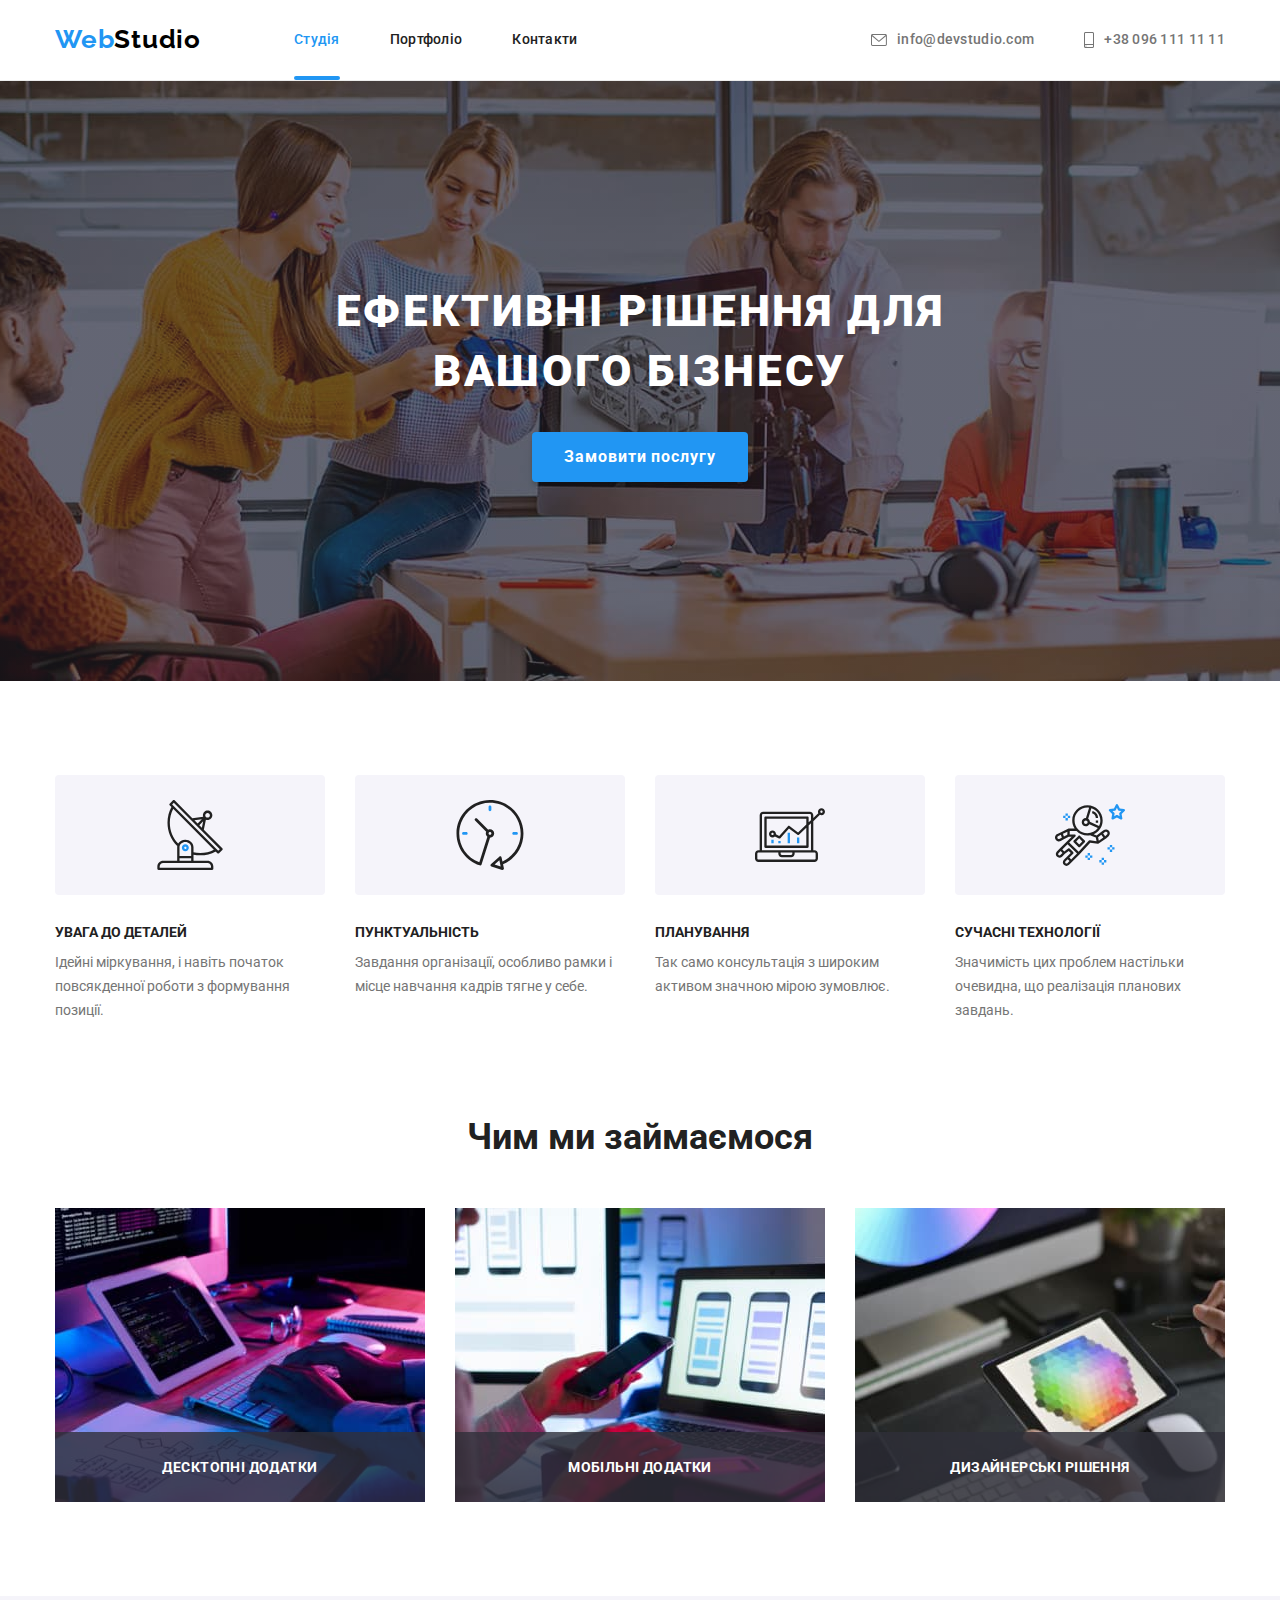
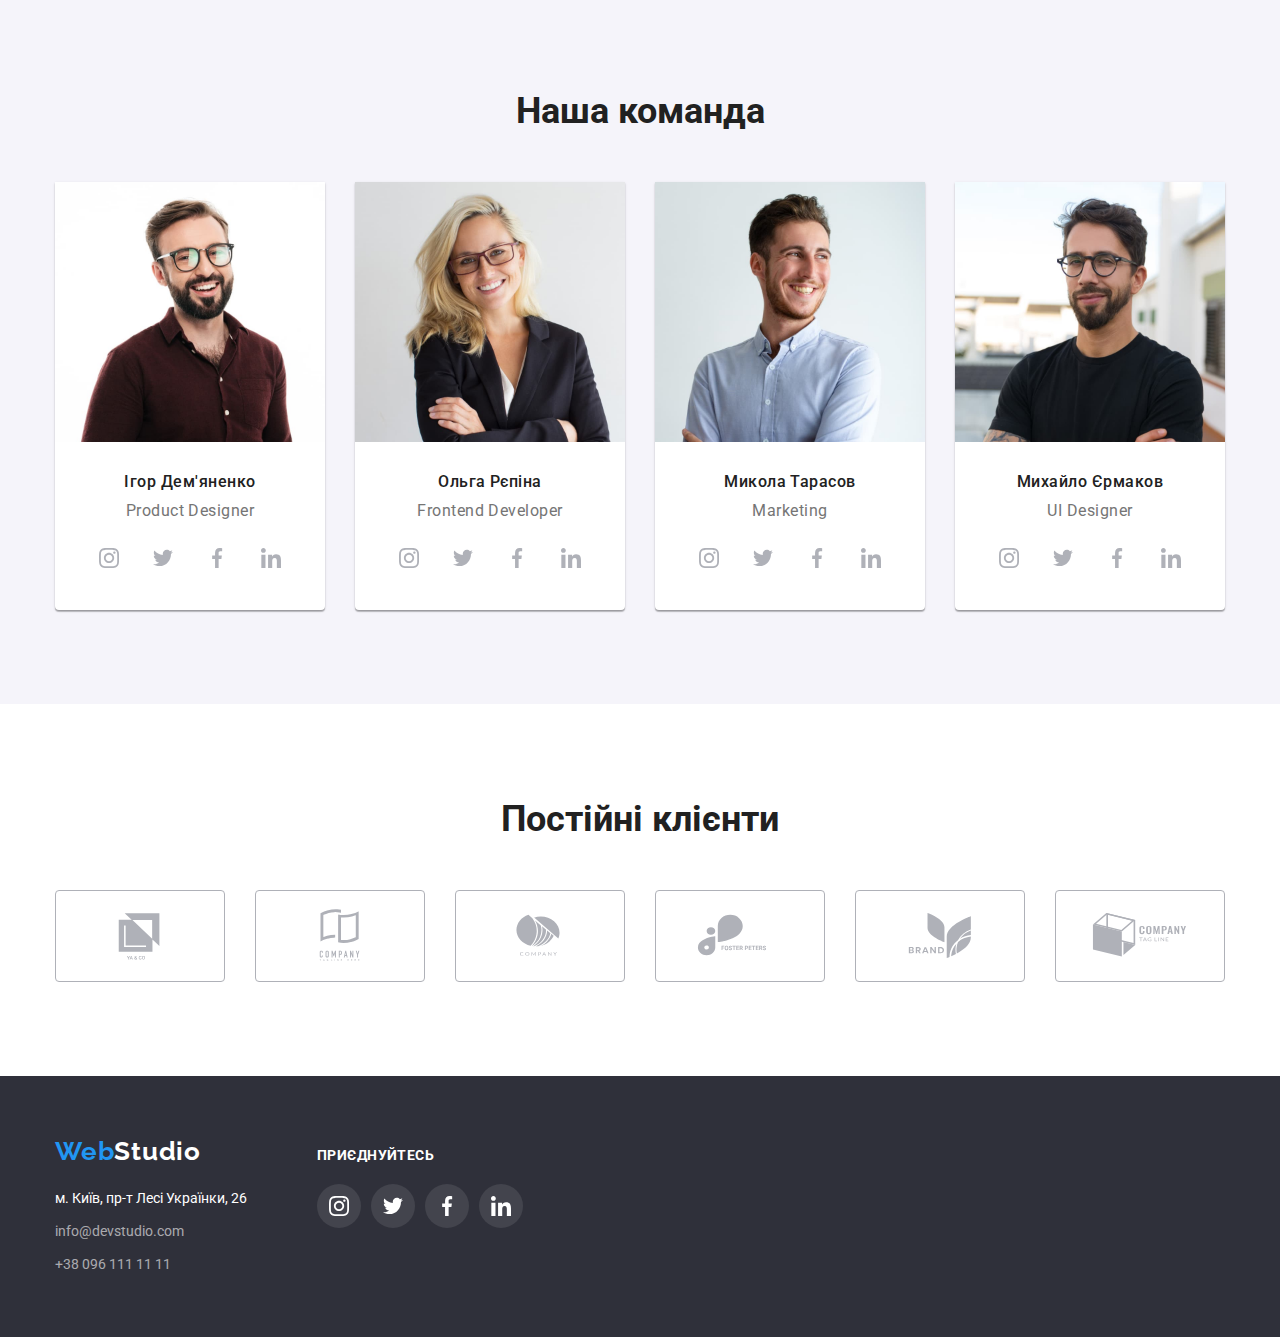
<file: index.html>
<!DOCTYPE html>
<html lang="uk">
  <head>
    <meta charset="UTF-8" />
    <meta http-equiv="X-UA-Compatible" content="IE=edge" />
    <meta name="viewport" content="width=device-width, initial-scale=1.0" />
    <title>WebStudio</title>
    <link rel="preconnect" href="https://fonts.googleapis.com" />
    <link rel="preconnect" href="https://fonts.gstatic.com" crossorigin />
    <link
      href="https://fonts.googleapis.com/css2?family=Raleway:wght@700&family=Roboto:wght@400;500;700;900&display=swap"
      rel="stylesheet"
    />
    <link
      rel="stylesheet"
      href="https://cdnjs.cloudflare.com/ajax/libs/modern-normalize/1.0.0/modern-normalize.min.css"
    />
    <link rel="stylesheet" href="./css/styles.css" />
  </head>
  <body>
    <!--Навігація-->
    <header class="page-header">
      <div class="container">
        <nav class="navigation">
          <a href="./index.html" class="logo"
            ><span class="logo-web">Web</span>Studio</a
          >

          <ul class="page-nav list">
            <li class="item">
              <a href="./index.html" class="nav-link current">Студія</a>
            </li>
            <li class="item">
              <a href="./portfolio.html" class="nav-link">Портфоліо</a>
            </li>
            <li class="item"><a href="" class="nav-link">Контакти</a></li>
          </ul>
        </nav>

        <ul class="auth-nav list">
          <li class="item">
            <a href="mailto:info@devstudio.com" class="auth-link">
              <svg class="icon" width="16" height="12">
                <use xlink:href="./images/icons.svg#icon-envelope"></use>
              </svg>
              info@devstudio.com</a
            >
          </li>
          <li class="item">
            <a href="tel:+380961111111" class="auth-link">
              <svg class="icon" width="10" height="16">
                <use href="./images/icons.svg#icon-smartphone"></use>
              </svg>
              +38 096 111 11 11</a
            >
          </li>
        </ul>
      </div>
    </header>

    <main class="main">
      <!--Hero-->
      <section class="hero">
        <div class="bg">
          <div class="container">
            <h1 class="hero-title">Ефективні рішення для вашого бізнесу</h1>
            <button type="button" class="hero-button" data-modal-open>
              Замовити послугу
            </button>
          </div>
        </div>
      </section>

      <!--Переваги-->
      <section class="advantages section">
        <div class="container">
          <h2 class="title visually-hidden">Наші Переваги</h2>
          <ul class="advantages-list list">
            <li class="item">
              <div class="advantages-icon">
                <svg class="icon">
                  <use href="./images/icons.svg#icon-antenna"></use>
                </svg>
              </div>
              <h3 class="advantages-name">УВАГА ДО ДЕТАЛЕЙ</h3>
              <p class="advantages-descr">
                Ідейні міркування, і навіть початок повсякденної роботи з
                формування позиції.
              </p>
            </li>
            <li class="item">
              <div class="advantages-icon">
                <svg class="icon">
                  <use href="./images/icons.svg#icon-clock"></use>
                </svg>
              </div>
              <h3 class="advantages-name">ПУНКТУАЛЬНІСТЬ</h3>
              <p class="advantages-descr">
                Завдання організації, особливо рамки і місце навчання кадрів
                тягне у себе.
              </p>
            </li>
            <li class="item">
              <div class="advantages-icon">
                <svg class="icon">
                  <use href="./images/icons.svg#icon-diagram"></use>
                </svg>
              </div>
              <h3 class="advantages-name">ПЛАНУВАННЯ</h3>
              <p class="advantages-descr">
                Так само консультація з широким активом значною мірою зумовлює.
              </p>
            </li>
            <li class="item">
              <div class="advantages-icon">
                <svg class="icon">
                  <use href="./images/icons.svg#icon-astronaut"></use>
                </svg>
              </div>
              <h3 class="advantages-name">СУЧАСНІ ТЕХНОЛОГІЇ</h3>
              <p class="advantages-descr">
                Значимість цих проблем настільки очевидна, що реалізація
                планових завдань.
              </p>
            </li>
          </ul>
        </div>
      </section>

      <!--Чим ми займаємося-->
      <section class="our-work section">
        <div class="container">
          <h2 class="title">Чим ми займаємося</h2>
          <ul class="our-works list">
            <li class="item">
              <img
                src="./images/computer.jpg"
                alt="Фото комп'ютера"
                width="370"
                class="work-image"
              />
              <div class="work-caption-container">
                <h3 class="work-caption-title">Десктопні додатки</h3>
              </div>
            </li>
            <li class="item">
              <img
                src="./images/smartphone.jpg"
                alt="Фото смартфона"
                width="370"
                class="work-image"
              />
              <div class="work-caption-container">
                <h3 class="work-caption-title">Мобільні додатки</h3>
              </div>
            </li>
            <li class="item">
              <img
                src="./images/tablet.jpg"
                alt="Фото планшета"
                width="370"
                class="work-image"
              />
              <div class="work-caption-container">
                <h3 class="work-caption-title">Дизайнерські рішення</h3>
              </div>
            </li>
          </ul>
        </div>
      </section>

      <!--Наша команда-->
      <section class="team section">
        <div class="container">
          <h2 class="title">Наша команда</h2>
          <ul class="team-list list">
            <li class="item">
              <img
                src="./images/Demianenko.jpg"
                alt="Фото Ігора Дем'яненко"
                width="270"
                class="team-img"
              />
              <div class="member-info">
                <h3 class="team-member">Ігор Дем'яненко</h3>
                <p lang="en" class="team-member-position">Product Designer</p>
                <ul class="team-member-links list">
                  <li class="team-member-link">
                    <a
                      class="member-social-link"
                      href="https://www.instagram.com/"
                      target="_blank"
                      rel="noopener noreferrer nofollow"
                    >
                      <svg class="icon">
                        <use href="./images/icons.svg#icon-instagram"></use>
                      </svg>
                    </a>
                  </li>
                  <li class="team-member-link">
                    <a
                      class="member-social-link"
                      href="https://www.twitter.com/"
                      target="_blank"
                      rel="noopener noreferrer nofollow"
                    >
                      <svg class="icon">
                        <use href="./images/icons.svg#icon-twitter"></use>
                      </svg>
                    </a>
                  </li>
                  <li class="team-member-link">
                    <a
                      class="member-social-link"
                      href="https://www.facebook.com/"
                      target="_blank"
                      rel="noopener noreferrer nofollow"
                    >
                      <svg class="icon">
                        <use href="./images/icons.svg#icon-facebook"></use>
                      </svg>
                    </a>
                  </li>
                  <li class="team-member-link">
                    <a
                      class="member-social-link"
                      href="https://www.linkedin.com/"
                      target="_blank"
                      rel="noopener noreferrer nofollow"
                    >
                      <svg class="icon">
                        <use href="./images/icons.svg#icon-linkedin"></use>
                      </svg>
                    </a>
                  </li>
                </ul>
              </div>
            </li>
            <li class="item">
              <img
                src="./images/Repina.jpg"
                alt="Фото Ольги Рєпіної"
                width="270"
                class="team-img"
              />
              <div class="member-info">
                <h3 class="team-member">Ольга Рєпіна</h3>
                <p lang="en" class="team-member-position">Frontend Developer</p>
                <ul class="team-member-links list">
                  <li class="team-member-link">
                    <a
                      class="member-social-link"
                      href="https://www.instagram.com/"
                      target="_blank"
                      rel="noopener noreferrer nofollow"
                    >
                      <svg class="icon">
                        <use href="./images/icons.svg#icon-instagram"></use>
                      </svg>
                    </a>
                  </li>
                  <li class="team-member-link">
                    <a
                      class="member-social-link"
                      href="https://www.twitter.com/"
                      target="_blank"
                      rel="noopener noreferrer nofollow"
                    >
                      <svg class="icon">
                        <use href="./images/icons.svg#icon-twitter"></use>
                      </svg>
                    </a>
                  </li>
                  <li class="team-member-link">
                    <a
                      class="member-social-link"
                      href="https://www.facebook.com/"
                      target="_blank"
                      rel="noopener noreferrer nofollow"
                    >
                      <svg class="icon">
                        <use href="./images/icons.svg#icon-facebook"></use>
                      </svg>
                    </a>
                  </li>
                  <li class="team-member-link">
                    <a
                      class="member-social-link"
                      href="https://www.linkedin.com/"
                      target="_blank"
                      rel="noopener noreferrer nofollow"
                    >
                      <svg class="icon">
                        <use href="./images/icons.svg#icon-linkedin"></use>
                      </svg>
                    </a>
                  </li>
                </ul>
              </div>
            </li>
            <li class="item">
              <img
                src="./images/Tarasov.jpg"
                alt="Фото Миколи Тарасова"
                width="270"
                class="team-img"
              />
              <div class="member-info">
                <h3 class="team-member">Микола Тарасов</h3>
                <p lang="en" class="team-member-position">Marketing</p>
                <ul class="team-member-links list">
                  <li class="team-member-link">
                    <a
                      class="member-social-link"
                      href="https://www.instagram.com/"
                      target="_blank"
                      rel="noopener noreferrer nofollow"
                    >
                      <svg class="icon">
                        <use href="./images/icons.svg#icon-instagram"></use>
                      </svg>
                    </a>
                  </li>
                  <li class="team-member-link">
                    <a
                      class="member-social-link"
                      href="https://www.twitter.com/"
                      target="_blank"
                      rel="noopener noreferrer nofollow"
                    >
                      <svg class="icon">
                        <use href="./images/icons.svg#icon-twitter"></use>
                      </svg>
                    </a>
                  </li>
                  <li class="team-member-link">
                    <a
                      class="member-social-link"
                      href="https://www.facebook.com/"
                      target="_blank"
                      rel="noopener noreferrer nofollow"
                    >
                      <svg class="icon">
                        <use href="./images/icons.svg#icon-facebook"></use>
                      </svg>
                    </a>
                  </li>
                  <li class="team-member-link">
                    <a
                      class="member-social-link"
                      href="https://www.linkedin.com/"
                      target="_blank"
                      rel="noopener noreferrer nofollow"
                    >
                      <svg class="icon">
                        <use href="./images/icons.svg#icon-linkedin"></use>
                      </svg>
                    </a>
                  </li>
                </ul>
              </div>
            </li>
            <li class="item">
              <img
                src="./images/Iermakov.jpg"
                alt="Фото Михайла Єрмакова"
                width="270"
                class="team-img"
              />
              <div class="member-info">
                <h3 class="team-member">Михайло Єрмаков</h3>
                <p lang="en" class="team-member-position">UI Designer</p>
                <ul class="team-member-links list">
                  <li class="team-member-link">
                    <a
                      class="member-social-link"
                      href="https://www.instagram.com/"
                      target="_blank"
                      rel="noopener noreferrer nofollow"
                    >
                      <svg class="icon">
                        <use href="./images/icons.svg#icon-instagram"></use>
                      </svg>
                    </a>
                  </li>
                  <li class="team-member-link">
                    <a
                      class="member-social-link"
                      href="https://www.twitter.com/"
                      target="_blank"
                      rel="noopener noreferrer nofollow"
                    >
                      <svg class="icon">
                        <use href="./images/icons.svg#icon-twitter"></use>
                      </svg>
                    </a>
                  </li>
                  <li class="team-member-link">
                    <a
                      class="member-social-link"
                      href="https://www.facebook.com/"
                      target="_blank"
                      rel="noopener noreferrer nofollow"
                    >
                      <svg class="icon">
                        <use href="./images/icons.svg#icon-facebook"></use>
                      </svg>
                    </a>
                  </li>
                  <li class="team-member-link">
                    <a
                      class="member-social-link"
                      href="https://www.linkedin.com/"
                      target="_blank"
                      rel="noopener noreferrer nofollow"
                    >
                      <svg class="icon">
                        <use href="./images/icons.svg#icon-linkedin"></use>
                      </svg>
                    </a>
                  </li>
                </ul>
              </div>
            </li>
          </ul>
        </div>
      </section>

      <section class="clients section">
        <div class="container">
          <h2 class="title">Постійні клієнти</h2>
          <ul class="clients-list list">
            <li class="client-item">
              <a
                href="#"
                target="_blank"
                rel="noopener noreferrer"
                class="client-link"
              >
                <svg class="icon">
                  <use href="./images/icons.svg#icon-client1"></use>
                </svg>
              </a>
            </li>
            <li class="client-item">
              <a
                href="#"
                target="_blank"
                rel="noopener noreferrer"
                class="client-link"
              >
                <svg class="icon">
                  <use href="./images/icons.svg#icon-client2"></use>
                </svg>
              </a>
            </li>
            <li class="client-item">
              <a
                href="#"
                target="_blank"
                rel="noopener noreferrer"
                class="client-link"
              >
                <svg class="icon">
                  <use href="./images/icons.svg#icon-client3"></use>
                </svg>
              </a>
            </li>
            <li class="client-item">
              <a
                href="#"
                target="_blank"
                rel="noopener noreferrer"
                class="client-link"
              >
                <svg class="icon">
                  <use href="./images/icons.svg#icon-client4"></use>
                </svg>
              </a>
            </li>
            <li class="client-item">
              <a
                href="#"
                target="_blank"
                rel="noopener noreferrer"
                class="client-link"
              >
                <svg class="icon">
                  <use href="./images/icons.svg#icon-client5"></use>
                </svg>
              </a>
            </li>
            <li class="client-item">
              <a
                href="#"
                target="_blank"
                rel="noopener noreferrer"
                class="client-link"
              >
                <svg class="icon">
                  <use href="./images/icons.svg#icon-client6"></use>
                </svg>
              </a>
            </li>
          </ul>
        </div>
      </section>
    </main>

    <!--Футер-->
    <footer class="page-footer">
      <div class="container">
        <div class="footer-contacts">
          <a href="./index.html" class="logo"
            ><span class="logo-web">Web</span>Studio</a
          >

          <address class="contacts">
            <ul class="list">
              <li class="item">
                <a
                  href="https://goo.gl/maps/JjbHSfaWwbeHCiiM6"
                  target="_blank"
                  rel="noopener noreferrer"
                  class="contacts-link"
                  >м. Київ, пр-т Лесі Українки, 26</a
                >
              </li>
              <li class="item">
                <a
                  href="mailto:info@devstudio.com"
                  class="contacts-link gray-link"
                  >info@devstudio.com</a
                >
              </li>
              <li class="item">
                <a href="tel:+380961111111" class="contacts-link gray-link"
                  >+38 096 111 11 11</a
                >
              </li>
            </ul>
          </address>
        </div>
        <div class="our-social-links">
          <p class="join-us">приєднуйтесь</p>
          <ul class="our-socials-list list">
            <li class="our-social-item">
              <a
                href="https://www.instagram.com/"
                target="_blank"
                rel="noopener noreferrer nofollow"
                class="our-social-link"
              >
                <svg class="icon">
                  <use href="./images/icons.svg#icon-instagram"></use>
                </svg>
              </a>
            </li>
            <li class="our-social-item">
              <a
                href="https://www.twitter.com/"
                target="_blank"
                rel="noopener noreferrer nofollow"
                class="our-social-link"
              >
                <svg class="icon">
                  <use href="./images/icons.svg#icon-twitter"></use>
                </svg>
              </a>
            </li>
            <li class="our-social-item">
              <a
                href="https://www.facebook.com/"
                target="_blank"
                rel="noopener noreferrer nofollow"
                class="our-social-link"
              >
                <svg class="icon">
                  <use href="./images/icons.svg#icon-facebook"></use>
                </svg>
              </a>
            </li>
            <li class="our-social-item">
              <a
                href="https://www.linkedin.com/"
                target="_blank"
                rel="noopener noreferrer nofollow"
                class="our-social-link"
              >
                <svg class="icon">
                  <use href="./images/icons.svg#icon-linkedin"></use>
                </svg>
              </a>
            </li>
          </ul>
        </div>
      </div>
    </footer>

    <div class="backdrop is-hidden" data-modal>
      <div class="modal">
        <div class="close-btn" data-modal-close>
          <img src="./images/close.svg" alt="Закрити" />
        </div>
        <div class="agirl"><img src="./images/point.png" alt=""></div>
      </div>
    </div>

    <script src="./js/modal.js"></script>
  </body>
</html>
</file>
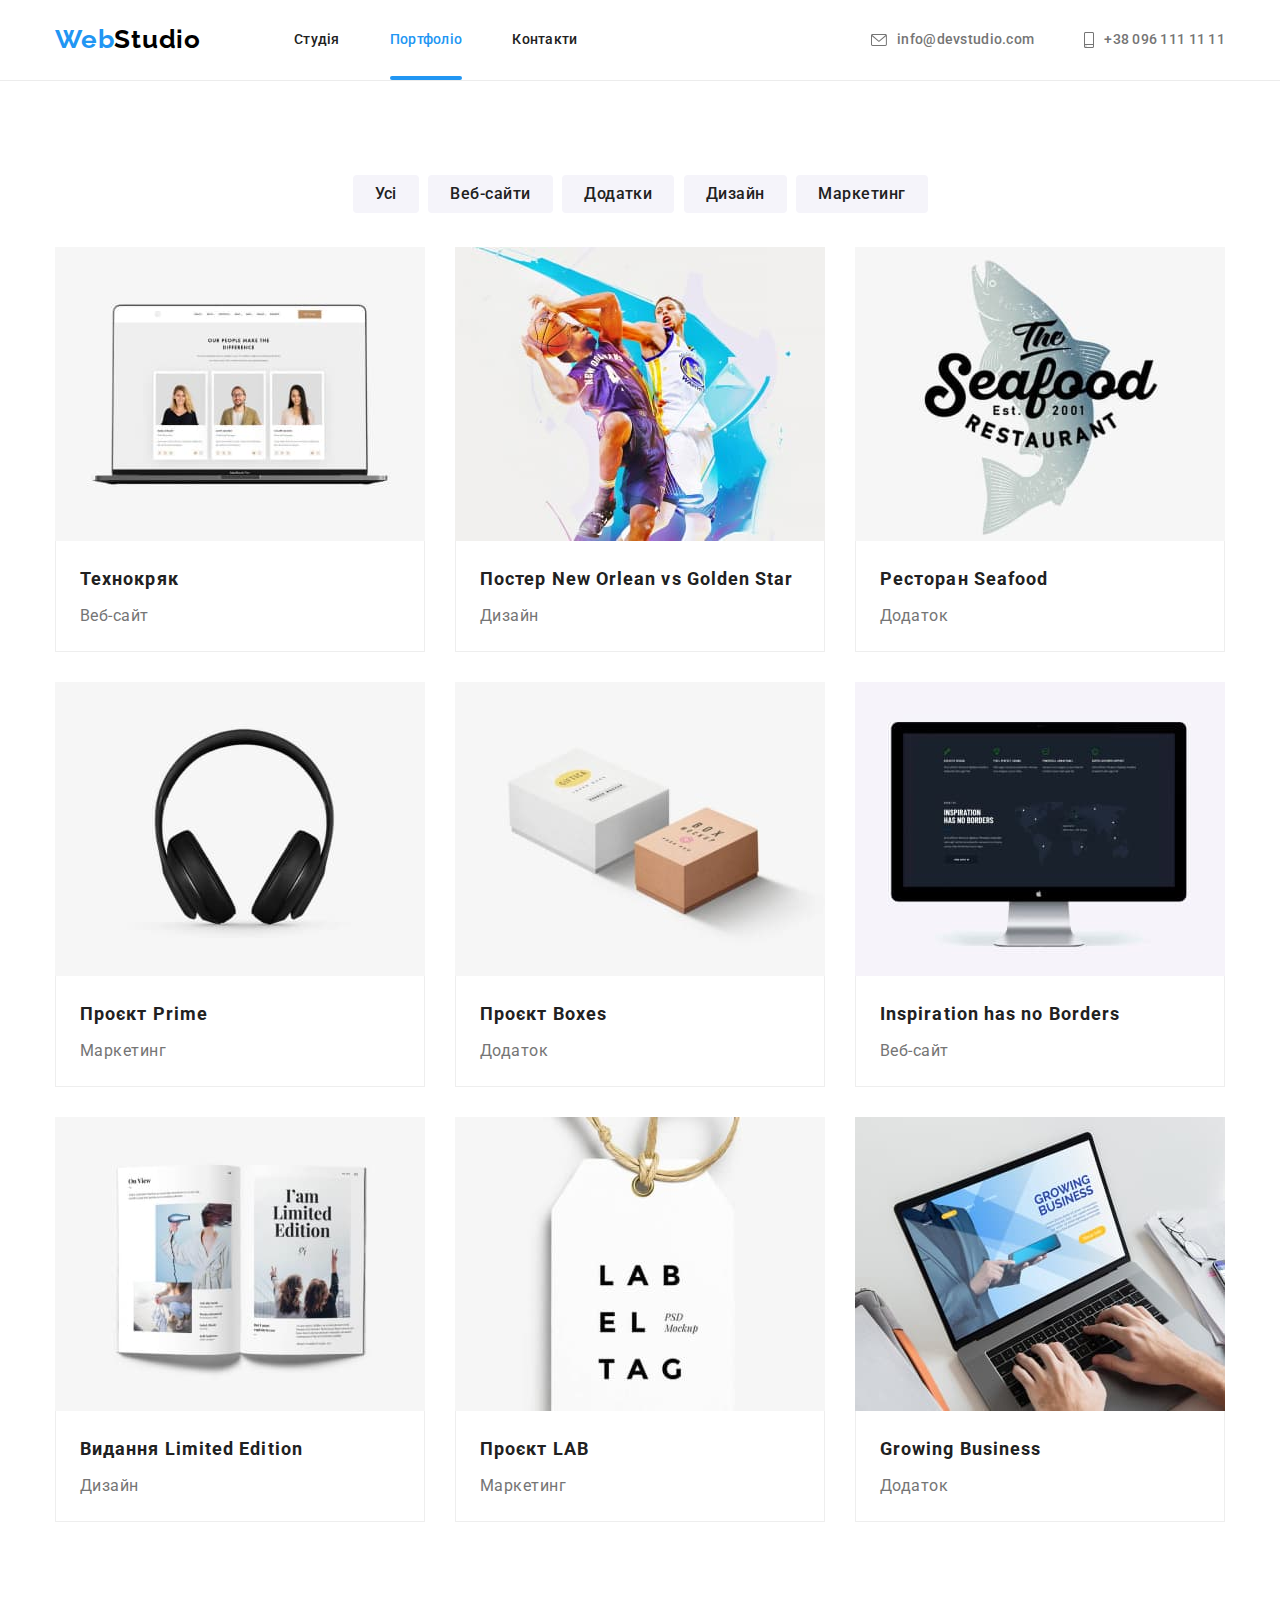
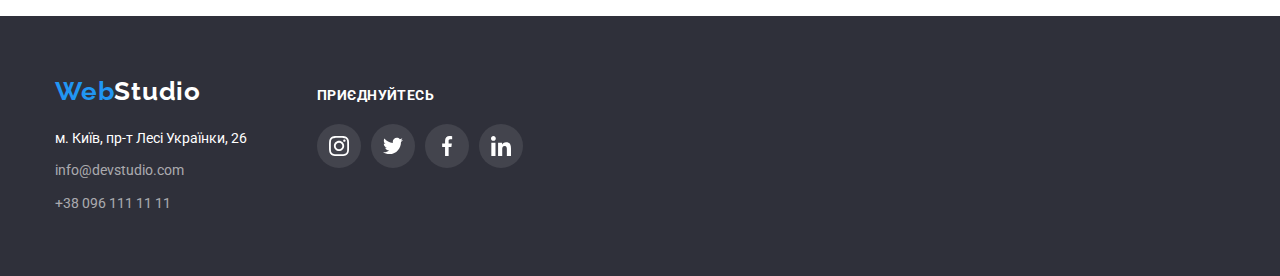
<file: portfolio.html>
<!DOCTYPE html>
<html lang="uk">
  <head>
    <meta charset="UTF-8" />
    <meta http-equiv="X-UA-Compatible" content="IE=edge" />
    <meta name="viewport" content="width=device-width, initial-scale=1.0" />
    <title>WebStudio: Portfolio</title>
    <link rel="preconnect" href="https://fonts.googleapis.com" />
    <link rel="preconnect" href="https://fonts.gstatic.com" crossorigin />
    <link
      href="https://fonts.googleapis.com/css2?family=Raleway:wght@700&family=Roboto:wght@400;500;700;900&display=swap"
      rel="stylesheet"
    />
    <link
      rel="stylesheet"
      href="https://cdnjs.cloudflare.com/ajax/libs/modern-normalize/1.0.0/modern-normalize.min.css"
    />
    <link rel="stylesheet" href="./css/styles.css" />
  </head>
  <body>
    <!--Навігація-->
    <header class="page-header">
      <div class="container">
        <nav class="navigation">
          <a href="./index.html" class="logo"
            ><span class="logo-web">Web</span>Studio</a
          >

          <ul class="page-nav list">
            <li class="item">
              <a href="./index.html" class="nav-link">Студія</a>
            </li>
            <li class="item">
              <a href="./portfolio.html" class="nav-link current">Портфоліо</a>
            </li>
            <li class="item"><a href="" class="nav-link">Контакти</a></li>
          </ul>
        </nav>

        <ul class="auth-nav list">
          <li class="item">
            <a href="mailto:info@devstudio.com" class="auth-link">
              <svg class="icon" width="16" height="12">
                <use xlink:href="./images/icons.svg#icon-envelope"></use>
              </svg>
              info@devstudio.com</a
            >
          </li>
          <li class="item">
            <a href="tel:+380961111111" class="auth-link">
              <svg class="icon" width="10" height="16">
                <use href="./images/icons.svg#icon-smartphone"></use>
              </svg>
              +38 096 111 11 11</a
            >
          </li>
        </ul>
      </div>
    </header>

    <main>
      <section class="gallery section">
        <div class="container">
          <h1 class="title visually-hidden">Hаша Галерея</h1>
          <ul class="filters list">
            <li>
              <button type="button" class="btn">Усі</button>
            </li>
            <li>
              <button type="button" class="btn">Веб-сайти</button>
            </li>
            <li>
              <button type="button" class="btn">Додатки</button>
            </li>
            <li>
              <button type="button" class="btn">Дизайн</button>
            </li>
            <li>
              <button type="button" class="btn">Маркетинг</button>
            </li>
          </ul>

          <ul class="projects list">
            <li class="project-item">
              <a
                href="#"
                target="_blank"
                rel="noopener noreferrer"
                class="project-link"
              >
                <div class="project-thumb">
                  <img
                    src="./images/tekhnokriak.jpg"
                    alt="Зображення веб-сайту"
                    width="370"
                  />
                  <div class="project-item-overlay">
                    <p class="project-item-content">
                      Ресурс пропонує комплексні пропозиції з різним рівнем
                      функціоналу та сервісів. Все це дозволить відвідувачу
                      отримати вичерпні відомості про компанію чи приватну
                      особу.
                    </p>
                  </div>
                </div>

                <div class="project-descr">
                  <h2 class="project-name">Технокряк</h2>
                  <p class="project-type">Веб-сайт</p>
                </div>
              </a>
            </li>
            <li class="project-item">
              <a
                href="#"
                target="_blank"
                rel="noopener noreferrer"
                class="project-link"
              >
                <div class="project-thumb">
                  <img
                    src="./images/poster.jpg"
                    alt="Зображення веб-сайту"
                    width="370"
                  />
                  <div class="project-item-overlay">
                    <p class="project-item-content">
                      Ресурс пропонує комплексні пропозиції з різним рівнем
                      функціоналу та сервісів. Все це дозволить відвідувачу
                      отримати вичерпні відомості про компанію чи приватну
                      особу.
                    </p>
                  </div>
                </div>

                <div class="project-descr">
                  <h2 class="project-name">
                    Постер <span lang="en">New Orlean vs Golden Star</span>
                  </h2>
                  <p class="project-type">Дизайн</p>
                </div>
              </a>
            </li>
            <li class="project-item">
              <a
                href="#"
                target="_blank"
                rel="noopener noreferrer"
                class="project-link"
              >
                <div class="project-thumb">
                  <img
                    src="./images/seafoodresto.jpg"
                    alt="Зображення веб-сайту"
                    width="370"
                  />
                  <div class="project-item-overlay">
                    <p class="project-item-content">
                      Ресурс пропонує комплексні пропозиції з різним рівнем
                      функціоналу та сервісів. Все це дозволить відвідувачу
                      отримати вичерпні відомості про компанію чи приватну
                      особу.
                    </p>
                  </div>
                </div>

                <div class="project-descr">
                  <h2 class="project-name">
                    Ресторан <span lang="en">Seafood</span>
                  </h2>
                  <p class="project-type">Додаток</p>
                </div>
              </a>
            </li>
            <li class="project-item">
              <a
                href="#"
                target="_blank"
                rel="noopener noreferrer"
                class="project-link"
              >
                <div class="project-thumb">
                  <img
                    src="./images/primeproject.jpg"
                    alt="Зображення веб-сайту"
                    width="370"
                  />
                  <div class="project-item-overlay">
                    <p class="project-item-content">
                      Ресурс пропонує комплексні пропозиції з різним рівнем
                      функціоналу та сервісів. Все це дозволить відвідувачу
                      отримати вичерпні відомості про компанію чи приватну
                      особу.
                    </p>
                  </div>
                </div>

                <div class="project-descr">
                  <h2 class="project-name">
                    Проєкт <span lang="en">Prime</span>
                  </h2>
                  <p class="project-type">Маркетинг</p>
                </div>
              </a>
            </li>
            <li class="project-item">
              <a
                href="#"
                target="_blank"
                rel="noopener noreferrer"
                class="project-link"
              >
                <div class="project-thumb">
                  <img
                    src="./images/boxesproject.jpg"
                    alt="Зображення веб-сайту"
                    width="370"
                  />
                  <div class="project-item-overlay">
                    <p class="project-item-content">
                      Ресурс пропонує комплексні пропозиції з різним рівнем
                      функціоналу та сервісів. Все це дозволить відвідувачу
                      отримати вичерпні відомості про компанію чи приватну
                      особу.
                    </p>
                  </div>
                </div>

                <div class="project-descr">
                  <h2 class="project-name">
                    Проєкт <span lang="en">Boxes</span>
                  </h2>
                  <p class="project-type">Додаток</p>
                </div>
              </a>
            </li>
            <li class="project-item">
              <a
                href="#"
                target="_blank"
                rel="noopener noreferrer"
                class="project-link"
              >
                <div class="project-thumb">
                  <img
                    src="./images/noborders.jpg"
                    alt="Зображення веб-сайту"
                    width="370"
                  />
                  <div class="project-item-overlay">
                    <p class="project-item-content">
                      Ресурс пропонує комплексні пропозиції з різним рівнем
                      функціоналу та сервісів. Все це дозволить відвідувачу
                      отримати вичерпні відомості про компанію чи приватну
                      особу.
                    </p>
                  </div>
                </div>

                <div class="project-descr">
                  <h2 class="project-name">
                    <span lang="en">Inspiration has no Borders</span>
                  </h2>
                  <p class="project-type">Веб-сайт</p>
                </div>
              </a>
            </li>
            <li class="project-item">
              <a
                href="#"
                target="_blank"
                rel="noopener noreferrer"
                class="project-link"
              >
                <div class="project-thumb">
                  <img
                    src="./images/limitededition.jpg"
                    alt="Зображення веб-сайту"
                    width="370"
                  />
                  <div class="project-item-overlay">
                    <p class="project-item-content">
                      Ресурс пропонує комплексні пропозиції з різним рівнем
                      функціоналу та сервісів. Все це дозволить відвідувачу
                      отримати вичерпні відомості про компанію чи приватну
                      особу.
                    </p>
                  </div>
                </div>
                <div class="project-descr">
                  <h2 class="project-name">
                    Видання <span lang="en">Limited Edition</span>
                  </h2>
                  <p class="project-type">Дизайн</p>
                </div>
              </a>
            </li>
            <li class="project-item">
              <a
                href="#"
                target="_blank"
                rel="noopener noreferrer"
                class="project-link"
              >
                <div class="project-thumb">
                  <img
                    src="./images/labproject.jpg"
                    alt="Зображення веб-сайту"
                    width="370"
                  />
                  <div class="project-item-overlay">
                    <p class="project-item-content">
                      Ресурс пропонує комплексні пропозиції з різним рівнем
                      функціоналу та сервісів. Все це дозволить відвідувачу
                      отримати вичерпні відомості про компанію чи приватну
                      особу.
                    </p>
                  </div>
                </div>
                <div class="project-descr">
                  <h2 class="project-name">
                    Проєкт <span lang="en">LAB</span>
                  </h2>
                  <p class="project-type">Маркетинг</p>
                </div>
              </a>
            </li>
            <li class="project-item">
              <a
                href="#"
                target="_blank"
                rel="noopener noreferrer"
                class="project-link"
              >
                <div class="project-thumb">
                  <img
                    src="./images/growingbusiness.jpg"
                    alt="Зображення веб-сайту"
                    width="370"
                  />
                  <div class="project-item-overlay">
                    <p class="project-item-content">
                      Ресурс пропонує комплексні пропозиції з різним рівнем
                      функціоналу та сервісів. Все це дозволить відвідувачу
                      отримати вичерпні відомості про компанію чи приватну
                      особу.
                    </p>
                  </div>
                </div>
                <div class="project-descr">
                  <h2 class="project-name">
                    <span lang="en">Growing Business</span>
                  </h2>
                  <p class="project-type">Додаток</p>
                </div>
              </a>
            </li>
          </ul>
        </div>
      </section>
    </main>

    <!--Футер-->
    <footer class="page-footer">
      <div class="container">
        <div class="footer-contacts">
          <a href="./index.html" class="logo"
            ><span class="logo-web">Web</span>Studio</a
          >

          <address class="contacts">
            <ul class="list">
              <li class="item">
                <a
                  href="https://goo.gl/maps/JjbHSfaWwbeHCiiM6"
                  target="_blank"
                  rel="noopener noreferrer"
                  class="contacts-link"
                  >м. Київ, пр-т Лесі Українки, 26</a
                >
              </li>
              <li class="item">
                <a
                  href="mailto:info@devstudio.com"
                  class="contacts-link gray-link"
                  >info@devstudio.com</a
                >
              </li>
              <li class="item">
                <a href="tel:+380961111111" class="contacts-link gray-link"
                  >+38 096 111 11 11</a
                >
              </li>
            </ul>
          </address>
        </div>
        <div class="our-social-links">
          <p class="join-us">приєднуйтесь</p>
          <ul class="our-socials-list list">
            <li class="our-social-item">
              <a
                href="https://www.instagram.com/"
                target="_blank"
                rel="noopener noreferrer nofollow"
                class="our-social-link"
              >
                <svg class="icon">
                  <use href="./images/icons.svg#icon-instagram"></use>
                </svg>
              </a>
            </li>
            <li class="our-social-item">
              <a
                href="https://www.twitter.com/"
                target="_blank"
                rel="noopener noreferrer nofollow"
                class="our-social-link"
              >
                <svg class="icon">
                  <use href="./images/icons.svg#icon-twitter"></use>
                </svg>
              </a>
            </li>
            <li class="our-social-item">
              <a
                href="https://www.facebook.com/"
                target="_blank"
                rel="noopener noreferrer nofollow"
                class="our-social-link"
              >
                <svg class="icon">
                  <use href="./images/icons.svg#icon-facebook"></use>
                </svg>
              </a>
            </li>
            <li class="our-social-item">
              <a
                href="https://www.linkedin.com/"
                target="_blank"
                rel="noopener noreferrer nofollow"
                class="our-social-link"
              >
                <svg class="icon">
                  <use href="./images/icons.svg#icon-linkedin"></use>
                </svg>
              </a>
            </li>
          </ul>
        </div>
      </div>
    </footer>
  </body>
</html>
</file>
<file: css/styles.css>
:root {
  --main-text-color: #757575;
  --highlight-color: #2196f3;
  --logo-color: #000000;
  --title-text-color: #212121;
  --secondary-text-color: #ffffff;
  --hero-bgd-color: #c4c4c4;
  --footer-bgd-color: #2f303a;
  --section-bgd-color: #f5f4fa;
  --border-color: #eeeeee;
  --header-bottom-border: #ececec;
  --footer-contacts-color: rgba(255, 255, 255, 0.6);
  --hero-overlay-color: rgba(47, 48, 58, 0.4);
  --social-icons-color: #afb1b8;
  --social-footer-bg: #43444d;
  --trans-timing-function: cubic-bezier(0.4, 0, 0.2, 1);
  --caption-background-color: rgba(47, 48, 58, 0.8);
  --backdrop-bg-color: rgba(0, 0, 0, 0.2);
}

body {
  font-family: "Roboto", sans-serif;
  color: var(--main-text-color);
}

.list {
  list-style: none;
}

.visually-hidden {
  position: absolute;
  white-space: nowrap;
  width: 1px;
  height: 1px;
  overflow: hidden;
  border: 0;
  padding: 0;
  clip: rect(0 0 0 0);
  clip-path: inset(50%);
  margin: -1px;
}

.logo {
  font-family: "Raleway", sans-serif;
  text-decoration: none;
  color: var(--logo-color);
  font-size: 26px;
  line-height: 1.19;
  font-weight: 700;
  letter-spacing: 0.03em;
}

.logo-web {
  color: var(--highlight-color);
}

.nav-link {
  position: relative;
  padding: 32px 0;
  display: inline-block;
  text-decoration: none;
  font-size: 14px;
  line-height: 1.14;
  font-weight: 500;
  letter-spacing: 0.02em;
  color: var(--title-text-color);
  transition: color 250ms var(--trans-timing-function);
}

.nav-link.current {
  color: var(--highlight-color);
}

.nav-link:hover,
.nav-link:focus {
  color: var(--highlight-color);
}

.nav-link.current::after {
  content: "";
  display: block;
  width: 100%;
  height: 4px;
  position: absolute;
  left: 0;
  bottom: 0;
  background-color: var(--highlight-color);
  border-radius: 2px;
}

.auth-link {
  display: flex;
  padding: 32px 0;
  align-items: center;
  gap: 10px;
  color: var(--main-text-color);
  text-decoration: none;
  font-size: 14px;
  line-height: 1.14;
  font-weight: 500;
  letter-spacing: 0.02em;
  transition: color 250ms var(--trans-timing-function);
}

.auth-link:hover,
.auth-link:focus {
  color: var(--highlight-color);
}

.auth-link .icon {
  fill: currentColor;
}

.hero-title {
  color: var(--secondary-text-color);
  font-weight: 900;
  font-size: 44px;
  line-height: 1.37;
  letter-spacing: 0.06em;
  text-transform: uppercase;
  width: 696px;
}

.hero-button {
  color: var(--secondary-text-color);
  background-color: var(--highlight-color);
  font-size: 16px;
  line-height: 1.875;
  font-weight: 700;
  letter-spacing: 0.06em;
  cursor: pointer;
  border: none;
  box-shadow: 0px 4px 4px rgba(0, 0, 0, 0.15);
  border-radius: 4px;
  width: 216px;
  height: 50px;
}

.title {
  color: var(--title-text-color);
  font-size: 36px;
  line-height: 1.167;
}

.advantages-name {
  color: var(--title-text-color);
  font-size: 14px;
  line-height: 1.14;
  margin-bottom: 10px;
}

.advantages-descr {
  font-size: 14px;
  line-height: 1.7;
}

.team {
  background: var(--section-bgd-color);
}

.team-member {
  color: var(--title-text-color);
  font-size: 16px;
  line-height: 1.19;
  font-weight: 500;
  text-align: center;
  letter-spacing: 0.03em;
  margin-bottom: 10px;
}

.team-member-position {
  font-size: 16px;
  line-height: 1.19;
  text-align: center;
  letter-spacing: 0.03em;
  margin-bottom: 16px;
}

.team-list .item {
  width: 270px;
  padding: 0;
  background: var(--secondary-text-color);
  box-shadow: 0px 1px 3px rgba(0, 0, 0, 0.12), 0px 1px 1px rgba(0, 0, 0, 0.14),
    0px 2px 1px rgba(0, 0, 0, 0.2);
  border-radius: 0px 0px 4px 4px;
}

.contacts-link {
  color: var(--secondary-text-color);
  text-decoration: none;
  font-size: 14px;
  line-height: 1.7;
  font-style: normal;
  transition: color 250ms var(--trans-timing-function);
}

.contacts-link.gray-link {
  color: var(--footer-contacts-color);
}

.contacts-link:hover,
.contacts-link:focus {
  color: var(--highlight-color);
}

.join-us {
  color: var(--secondary-text-color);
  font-size: 14px;
  line-height: 1.15;
  text-transform: uppercase;
}

.btn {
  color: var(--title-text-color);
  background-color: var(--section-bgd-color);
  font-weight: 500;
  font-size: 16px;
  line-height: 1.6;
  text-align: center;
  letter-spacing: 0.03em;
  cursor: pointer;
  border-radius: 4px;
  border: none;
  padding: 6px 22px;
  transition: background-color 250ms var(--trans-timing-function),
    box-shadow 250ms var(--trans-timing-function),
    color 250ms var(--trans-timing-function);
}

.btn:hover,
.btn:focus {
  background-color: var(--highlight-color);
  box-shadow: 0px 3px 1px rgba(0, 0, 0, 0.1), 0px 1px 2px rgba(0, 0, 0, 0.08),
    0px 2px 2px rgba(0, 0, 0, 0.12);
  color: var(--secondary-text-color);
}

.project-name {
  color: var(--title-text-color);
  font-size: 18px;
  line-height: 2;
  letter-spacing: 0.06em;
}

.project-type {
  font-size: 16px;
  line-height: 1.875;
  letter-spacing: 0.03em;
  color: var(--main-text-color);
}
.project-item {
  box-sizing: border-box;
  width: 370px;
  background: var(--secondary-text-color);
}

h1,
h2,
h3,
ul,
p {
  margin: 0;
  padding: 0;
}

.page-header {
  border-bottom: 1px solid var(--header-bottom-border);
}

.container {
  width: 1200px;
  padding-left: 15px;
  padding-right: 15px;
  margin: 0 auto;
}

.page-header .container {
  display: flex;
  justify-content: space-between;
}

.navigation {
  display: flex;
  align-items: center;
}

.page-nav {
  display: flex;
}

.logo {
  margin-right: 93px;
  padding-top: 24px;
  padding-bottom: 25px;
}

.page-nav .item:not(:last-child) {
  margin-right: 50px;
}

.auth-nav {
  display: flex;
}

.auth-nav .item:not(:first-child) {
  margin-left: 50px;
}

.section {
  padding: 94px 0;
}

.hero {
  background-color: var(--footer-bgd-color);
}

.hero .bg {
  padding: 200px 0;
  margin: 0 auto;
  height: 600px;
  max-width: 1600px;
  background-color: var(--hero-bgd-color);
  background-image: linear-gradient(
      rgba(47, 48, 58, 0.4),
      rgba(47, 48, 58, 0.4)
    ),
    url("../images/overlay.jpg");
  background-position: center;
  background-size: cover;
}

.hero-title {
  margin: 0 auto 30px;
}

.hero .container {
  text-align: center;
  margin: 0 auto;
}

.advantages-list {
  display: flex;
}

.advantages-list .item {
  width: 270px;
  margin-right: 30px;
}

.advantages-list .item:nth-child(4) {
  margin-right: 0;
}

.advantages-icon {
  height: 120px;
  display: flex;
  justify-content: center;
  align-items: center;
  background-color: var(--section-bgd-color);
  border-radius: 4px;
  margin-bottom: 30px;
}

.advantages-icon .icon {
  width: 70px;
  height: 70px;
}

.our-work {
  text-align: center;
}

.our-work.section {
  padding: 0 0 94px;
}

.our-work .list {
  display: flex;
}

.our-work .title {
  margin-bottom: 50px;
}

.work-image {
  display: block;
}

.our-works .item {
  position: relative;
}

.work-caption-container {
  position: absolute;
  display: flex;
  justify-content: center;
  width: 100%;
  padding: 27px 0;
  left: 0;
  bottom: 0;
  background-color: var(--caption-background-color);
}

.work-caption-title {
  color: var(--secondary-text-color);
  font-family: "Roboto";
  font-style: normal;
  font-weight: 700;
  font-size: 14px;
  line-height: 1.143;
  letter-spacing: 0.03em;
  text-transform: uppercase;
}

.our-works .item:not(:nth-child(3)) {
  margin-right: 30px;
}

.team {
  text-align: center;
}

.team .title {
  margin-bottom: 50px;
}

.team-img {
  display: block;
}

.team-list {
  display: flex;
}

.team-list .item:not(:last-child) {
  margin-right: 30px;
}

.member-info {
  padding: 30px 32px;
}

.team-member-links {
  display: flex;
  justify-content: space-between;
}

.team-member-link {
  width: 44px;
  height: 44px;
  display: flex;
  justify-content: center;
  align-items: center;
}

.member-social-link {
  display: flex;
  justify-content: center;
  align-items: center;
  width: 44px;
  height: 44px;
  border-radius: 50%;
  color: var(--social-icons-color);
  transition: background-color 250ms var(--trans-timing-function),
    color 250ms var(--trans-timing-function);
}

.member-social-link:hover,
.member-social-link:focus {
  background-color: var(--highlight-color);
  color: var(--secondary-text-color);
}

.team-member-link .icon {
  width: 20px;
  height: 20px;
  fill: currentColor;
}

.clients {
  text-align: center;
}

.clients .title {
  margin-bottom: 50px;
}

.clients-list {
  display: flex;
  justify-content: space-between;
}

.client-item {
  width: 170px;
  height: 92px;
  display: flex;
  justify-content: center;
  align-items: center;
}

.client-link {
  width: 170px;
  height: 92px;
  display: flex;
  justify-content: center;
  align-items: center;
  color: var(--social-icons-color);
  border: 1px solid var(--social-icons-color);
  border-radius: 4px;
  transition: color 250ms var(--trans-timing-function),
    border-color 250ms var(--trans-timing-function);
}

.client-link:hover,
.client-link:focus {
  color: var(--highlight-color);
  border-color: var(--highlight-color);
}

.clients .icon {
  width: 106px;
  height: 60px;
  fill: currentColor;
}

.page-footer {
  background-color: var(--footer-bgd-color);
}

.page-footer .container {
  padding-top: 60px;
  padding-bottom: 60px;
  display: flex;
  align-items: baseline;
}

.footer-contacts {
  margin-right: 70px;
}

.page-footer .logo {
  color: var(--secondary-text-color);
  display: inline-block;
  margin: 0 0 20px;
  padding: 0;
}

.contacts .item:not(:last-child) {
  margin-bottom: 9px;
}

.our-social-links {
  width: 206px;
  height: 80px;
}

.join-us {
  font-family: "Roboto";
  font-style: normal;
  font-weight: 700;
  font-size: 14px;
  line-height: 1.14;
  letter-spacing: 0.03em;
  text-transform: uppercase;
  margin-bottom: 20px;
}

.our-socials-list {
  display: flex;
  justify-content: space-between;
}

.our-social-item {
  width: 44px;
  height: 44px;
}

.our-social-link {
  display: flex;
  justify-content: center;
  align-items: center;
  width: 44px;
  height: 44px;
  background-color: var(--social-footer-bg);
  color: var(--secondary-text-color);
  border-radius: 50%;

  transition: background-color 250ms var(--trans-timing-function);
}

.our-social-link:hover,
.our-social-link:focus {
  background-color: var(--highlight-color);
}

.our-social-link .icon {
  width: 20px;
  height: 20px;
  fill: currentColor;
}

.filters {
  display: flex;
  justify-content: space-between;
  width: 575px;
  margin: 0 auto 34px;
}

.projects {
  display: flex;
  flex-wrap: wrap;
  gap: 30px;
}

.projects img {
  display: block;
}

.project-item {
  flex-basis: calc((100% - 60px) / 3);
}

.project-descr {
  padding: 20px 24px;
  border: 1px solid var(--border-color);
  border-top: none;
}

.project-name {
  margin-bottom: 4px;
}

.project-link {
  display: block;
  text-decoration: none;

  transition: box-shadow 250ms var(--trans-timing-function);
}

.project-link:hover,
.project-link:focus {
  box-shadow: 0px 1px 1px rgba(0, 0, 0, 0.12), 0px 4px 4px rgba(0, 0, 0, 0.06),
    1px 4px 6px rgba(0, 0, 0, 0.16);
}

.project-thumb {
  position: relative;
  overflow: hidden;
}

.project-item-overlay {
  position: absolute;
  width: 100%;
  height: 100%;
  left: 0;
  top: 0;
  padding: 63px 24px;
  background-color: rgba(33, 150, 243, 0.9);
  transform: translateY(100%);
  transition: transform 250ms var(--trans-timing-function);
}

.project-link:hover .project-item-overlay {
  transform: translateY(0);
}

.project-item-content {
  font-family: "Roboto";
  font-style: normal;
  font-weight: 400;
  font-size: 18px;
  line-height: 1.56;
  letter-spacing: 0.03em;
  color: var(--secondary-text-color);
}

.backdrop {
  position: fixed;
  top: 0;
  left: 0;
  width: 100%;
  height: 100%;
  opacity: 1;
  background-color: var(--backdrop-bg-color);
  transition: opacity 250ms var(--trans-timing-function);
}

.backdrop.is-hidden {
  opacity: 0;
  pointer-events: none;
}

.modal {
  position: absolute;
  min-width: 528px;
  min-height: 581px;
  top: 50%;
  left: 50%;
  background-color: var(--secondary-text-color);
  box-shadow: 0px 1px 3px rgba(0, 0, 0, 0.12), 0px 1px 1px rgba(0, 0, 0, 0.14),
    0px 2px 1px rgba(0, 0, 0, 0.2);
  border-radius: 4px;

  transform: translate(-50%, -50%) scale(1);
  transition: transform 250ms var(--trans-timing-function);
}

.backdrop.is-hidden .modal {
  transform: translate(-50%, -50%) scale(1.1);
}

.close-btn {
  position: absolute;
  top: 8px;
  right: 8px;
  width: 30px;
  height: 30px;
  border: 1px solid rgba(0, 0, 0, 0.1);
  border-radius: 50%;
  display: flex;
  justify-content: center;
  align-items: center;
  cursor: pointer;
}

.agirl {
  position: absolute;
  bottom: 0;
  left: 45px;
}

.agirl img {
  display: block;
}
</file>
